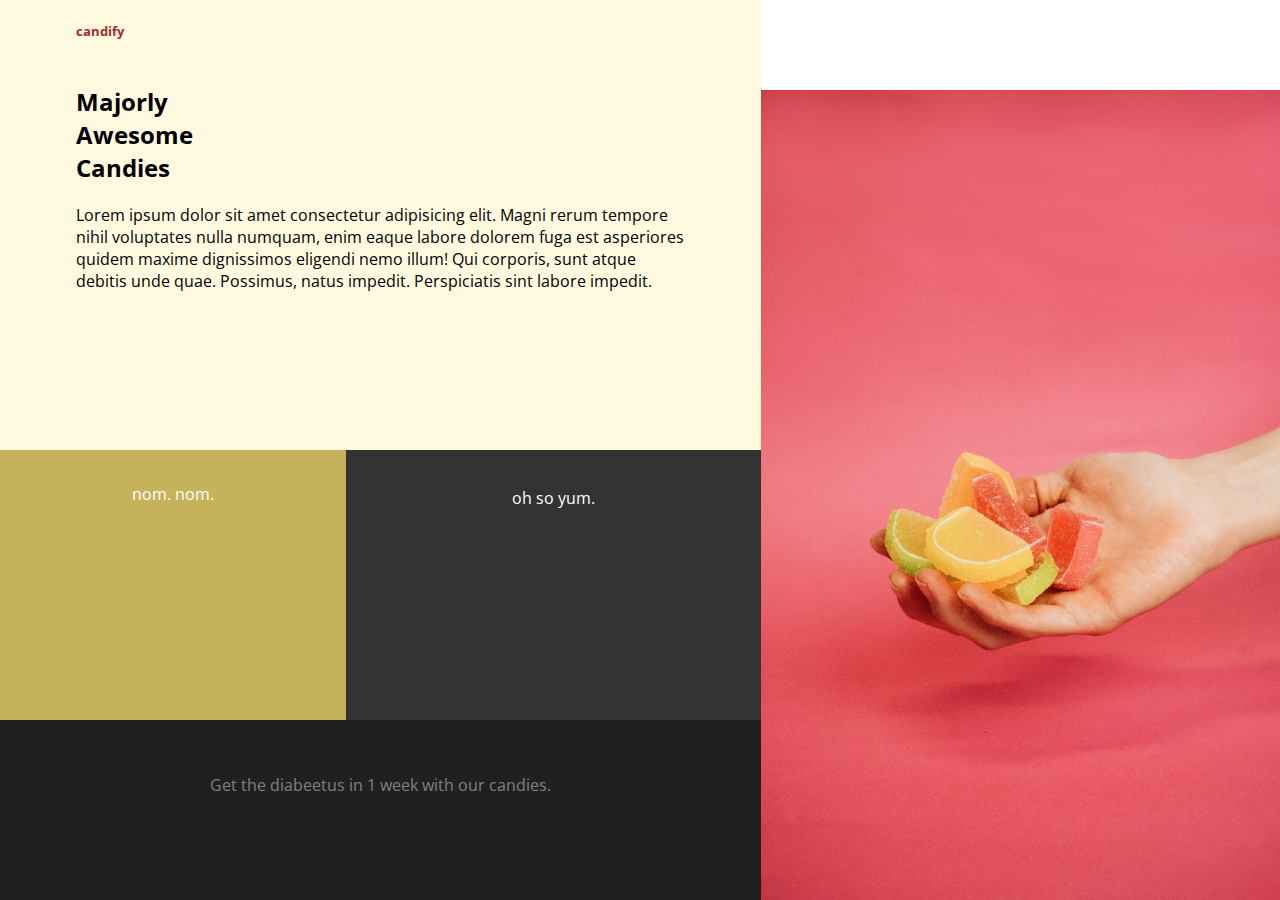
<file: Grid/index.html>
<!DOCTYPE html>
<html>
    <head>
        <meta charset="utf-8" />
        <meta name="viewport" content="width=device-width, initial-scale=1.0" />
        <meta http-equiv="X-UA-Compatible" content="ie-edge" />
        <title>Document</title>
        <link rel="stylesheet" href="main.css" />
    </head>
    <body>
        <div class="grid-container">
            <main>
                <h5>candify</h5>
                <h2>Majorly <br />Awesome <br />Candies</h2>
                <p>
                    Lorem ipsum dolor sit amet consectetur adipisicing elit.
                    Magni rerum tempore nihil voluptates nulla numquam, enim
                    eaque labore dolorem fuga est asperiores quidem maxime
                    dignissimos eligendi nemo illum! Qui corporis, sunt atque
                    debitis unde quae. Possimus, natus impedit. Perspiciatis
                    sint labore impedit.
                </p>
            </main>
            <section class="nom">
                <p>nom. nom.</p>
            </section>
            <section class="yum">
                <p>oh so yum.</p>
            </section>
            <section class="diabeetus">
                <p>Get the diabeetus in 1 week with our candies.</p>
            </section>
            <header>
                <!-- <ul>
                    <li><a href="">Home</a></li>
                    <li><a href="">About</a></li>
                </ul> -->
            </header>
            <div class="candy"></div>
        </div>
    </body>
</html>
</file>
<file: Grid/main.css>
@import url("https://fonts.googleapis.com/css?family=Open+Sans&display=swap");
body {
  font-family: "Open Sans", Arial, Helvetica, sans-serif;
  margin: 0;
  height: 100vh;
}

main {
  -ms-grid-row: 1;
  -ms-grid-row-span: 2;
  -ms-grid-column: 1;
  -ms-grid-column-span: 2;
  grid-area: main;
  background: #fffadf;
  color: black;
}

.grid-container {
  display: -ms-grid;
  display: grid;
  -ms-grid-columns: 1fr 1.2fr 1.5fr;
      grid-template-columns: 1fr 1.2fr 1.5fr;
  -ms-grid-rows: 1fr 4fr 3fr 2fr;
      grid-template-rows: 1fr 4fr 3fr 2fr;
  height: 100vh;
  margin: 0;
      grid-template-areas: "main       main        header" "main       main        candy" "nom        yum         candy" "footer     footer      candy";
}

section.nom {
  -ms-grid-row: 3;
  -ms-grid-column: 1;
  grid-area: nom;
  background: #c4b35a;
  color: white;
  text-align: center;
}

section.yum {
  -ms-grid-row: 3;
  -ms-grid-column: 2;
  grid-area: yum;
  background: #333333;
  color: white;
  text-align: center;
}

section.diabeetus {
  -ms-grid-row: 4;
  -ms-grid-column: 1;
  -ms-grid-column-span: 2;
  grid-area: footer;
  background: #202020;
  color: grey;
  text-align: center;
}

header {
  -ms-grid-row: 1;
  -ms-grid-column: 3;
  grid-area: header;
  display: -webkit-box;
  display: -ms-flexbox;
  display: flex;
  -webkit-box-pack: justify;
      -ms-flex-pack: justify;
          justify-content: space-between;
}

.candy {
  -ms-grid-row: 2;
  -ms-grid-row-span: 3;
  -ms-grid-column: 3;
  grid-area: candy;
  background: url("../assets/candy.jpg") no-repeat;
  background-size: cover;
}

h2 {
  padding-left: 10%;
}

h5 {
  padding-left: 10%;
  padding-bottom: 3%;
  color: brown;
}

section.diabeetus,
section.nom,
section.yum p {
  padding-top: 5%;
}

main p {
  padding-left: 10%;
  padding-right: 10%;
}
/*# sourceMappingURL=main.css.map */
</file>
